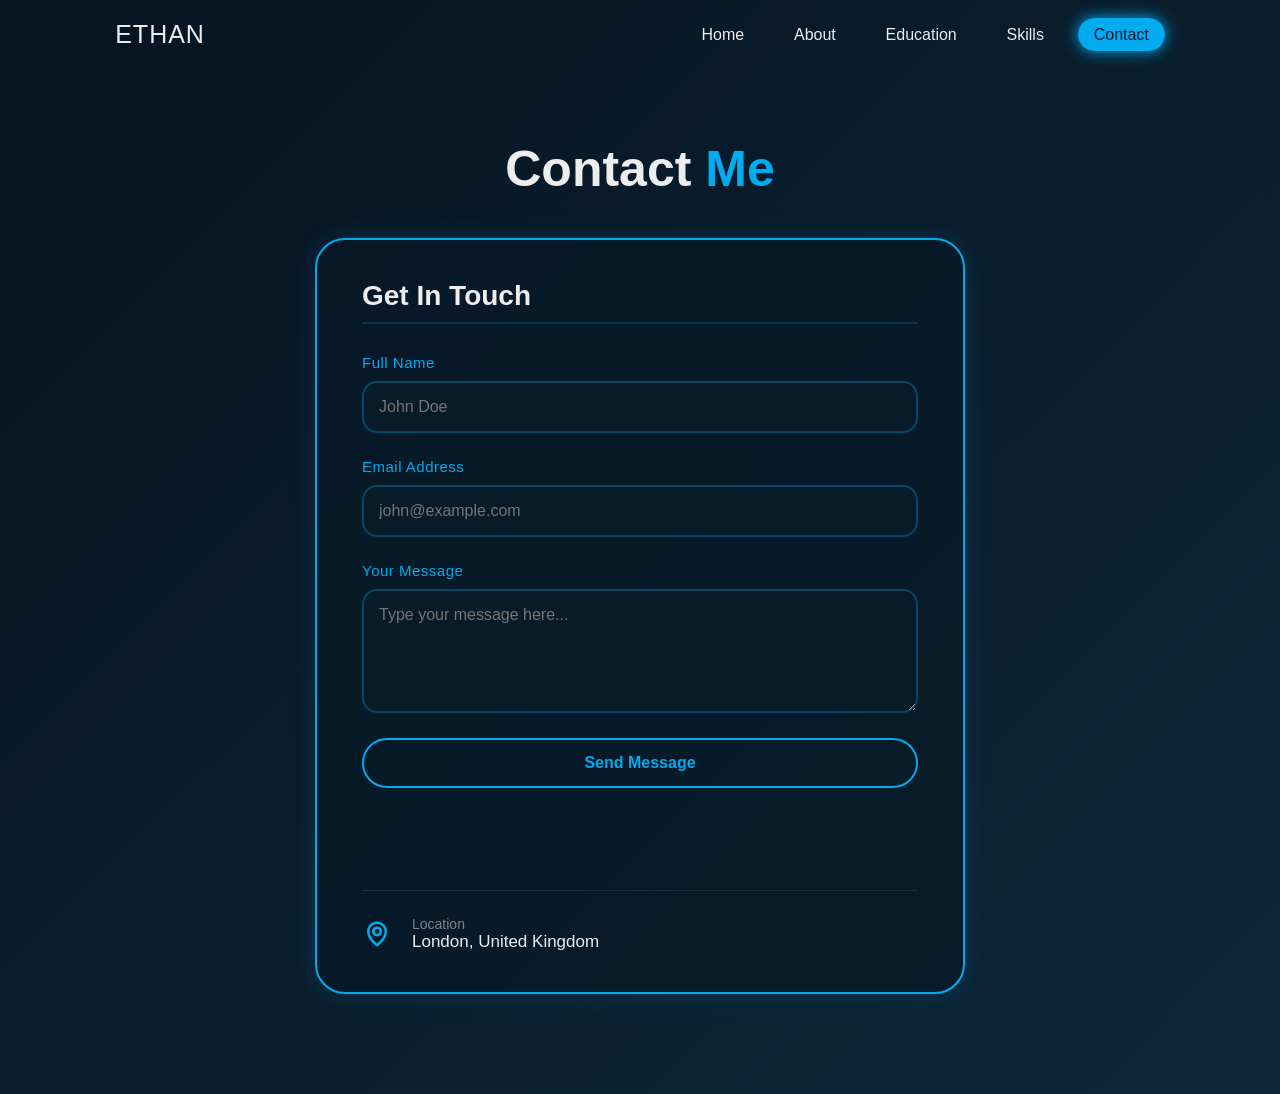
<file: contact.html>
<!DOCTYPE html>
<html lang="en">
<head>
    <meta charset="UTF-8">
    <meta http-equiv="X-UA-Compatible" content="IE=edge">
    <meta name="viewport" content="width=device-width, initial-scale=1.0">
    <title>Contact Me</title>
    <link rel="stylesheet" href="style.css">
    <link href='https://unpkg.com/boxicons@2.1.4/css/boxicons.min.css' rel='stylesheet'>
</head>
<body>
    <header class="header">
        <a href="index.html" class="logo">Ethan</a>
        <nav class="navbar">
            <a href="index.html#home">Home</a>
            <a href="index.html#about">About</a>
            <a href="education.html">Education</a>
            <a href="skills.html">Skills</a>
            <a href="contact.html" class="active">Contact</a>
        </nav>
    </header>

    <ul class="background-squares">
        <li></li><li></li><li></li><li></li><li></li>
        <li></li><li></li><li></li><li></li><li></li>
    </ul>

    <section class="contact-section">
        <div class="contact-container">
            <h2 class="heading">Contact <span>Me</span></h2>
            
            <div class="contact-grid">
                <div class="contact-card">
                    <h3 class="contact-title">Get In Touch</h3>
                    
                    <form id="contactForm" class="actual-form">
                        <div class="form-group">
                            <label for="name">Full Name</label>
                            <input type="text" id="name" name="name" placeholder="John Doe" required>
                        </div>

                        <div class="form-group">
                            <label for="email">Email Address</label>
                            <input type="email" id="email" name="_replyto" placeholder="john@example.com" required>
                        </div>

                        <div class="form-group">
                            <label for="message">Your Message</label>
                            <textarea id="message" name="message" rows="5" placeholder="Type your message here..." required></textarea>
                        </div>

                        <div class="btn-box">
                            <button type="submit" id="submitBtn" class="btn form-submit-btn">Send Message</button>
                        </div>
                        
                        <p id="formStatus" class="form-status-msg"></p>
                    </form>
                    
                    <div class="contact-footer-info">
                        <div class="contact-item">
                            <i class='bx bx-map'></i>
                            <div>
                                <h4>Location</h4>
                                <p>London, United Kingdom</p>
                            </div>
                        </div>
                    </div>
                </div>
            </div>
        </div>
    </section>

    <script src="script.js"></script>
</body>
</html>
</file>
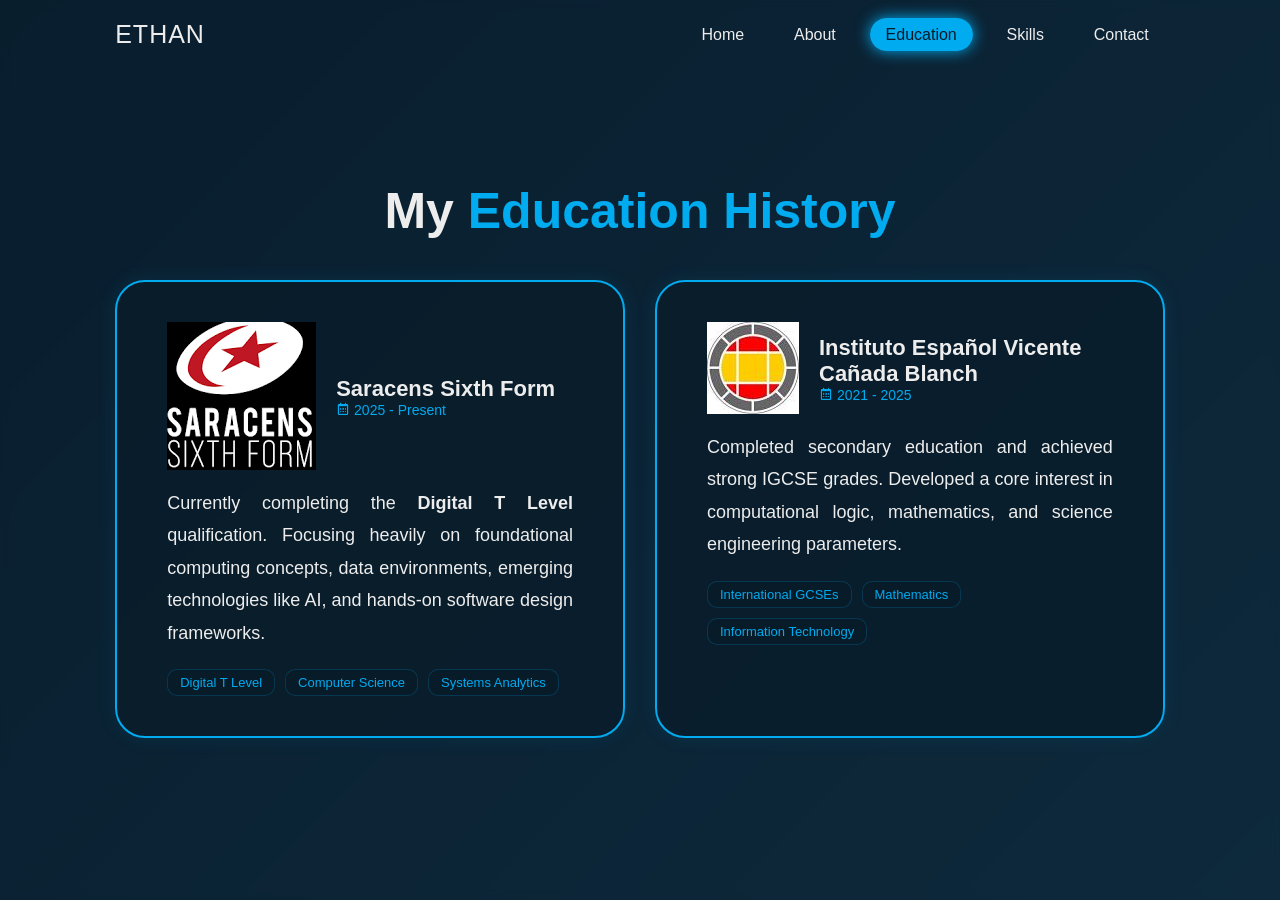
<file: education.html>
<!DOCTYPE html>
<html lang="en">
<head>
    <meta charset="UTF-8">
    <meta http-equiv="X-UA-Compatible" content="IE=edge">
    <meta name="viewport" content="width=device-width, initial-scale=1.0">
    <title>My Education History</title>
    <link rel="stylesheet" href="style.css">
    <link href='https://unpkg.com/boxicons@2.1.4/css/boxicons.min.css' rel='stylesheet'>
</head>
<body>
    <header class="header">
        <a href="index.html" class="logo">Ethan</a>
        <nav class="navbar">
            <a href="index.html#home">Home</a>
            <a href="index.html#about">About</a>
            <a href="education.html" class="active">Education</a>
            <a href="skills.html">Skills</a>
            <a href="contact.html">Contact</a>
        </nav>
    </header>

    <ul class="background-squares">
        <li></li><li></li><li></li><li></li><li></li>
        <li></li><li></li><li></li><li></li><li></li>
    </ul>

    <section class="about">
        <div class="about-container">
            <h2 class="heading">My <span>Education History</span></h2>
            
            <div class="education-timeline">
                <div class="about-content-box education-card">
                    <div class="education-header">
                        <div class="edu-logo-wrapper">
                            <img src="[data-uri]" alt="Saracens Sixth Form Logo" class="edu-school-logo">
                        </div>
                        <div class="edu-details">
                            <h3>Saracens Sixth Form</h3>
                            <span class="edu-date"><i class='bx bx-calendar'></i> 2025 - Present</span>
                        </div>
                    </div>
                    <p class="edu-desc">
                        Currently completing the <strong>Digital T Level</strong> qualification. Focusing heavily on foundational computing concepts, data environments, emerging technologies like AI, and hands-on software design frameworks.
                    </p>
                    <div class="project-tech-tags">
                        <span>Digital T Level</span>
                        <span>Computer Science</span>
                        <span>Systems Analytics</span>
                    </div>
                </div>

                <div class="about-content-box education-card">
                    <div class="education-header">
                        <div class="edu-logo-wrapper">
                            <img src="[data-uri]" alt="Secondary School Logo" class="edu-school-logo">
                        </div>
                        <div class="edu-details">
                            <h3>Instituto Español Vicente Cañada Blanch</h3>
                            <span class="edu-date"><i class='bx bx-calendar'></i> 2021 - 2025</span>
                        </div>
                    </div>
                    <p class="edu-desc">
                        Completed secondary education and achieved strong IGCSE grades. Developed a core interest in computational logic, mathematics, and science engineering parameters.
                    </p>
                    <div class="project-tech-tags">
                        <span>International GCSEs</span>
                        <span>Mathematics</span>
                        <span>Information Technology</span>
                    </div>
                </div>
            </div>
        </div>
    </section>
</body>
</html>
</file>
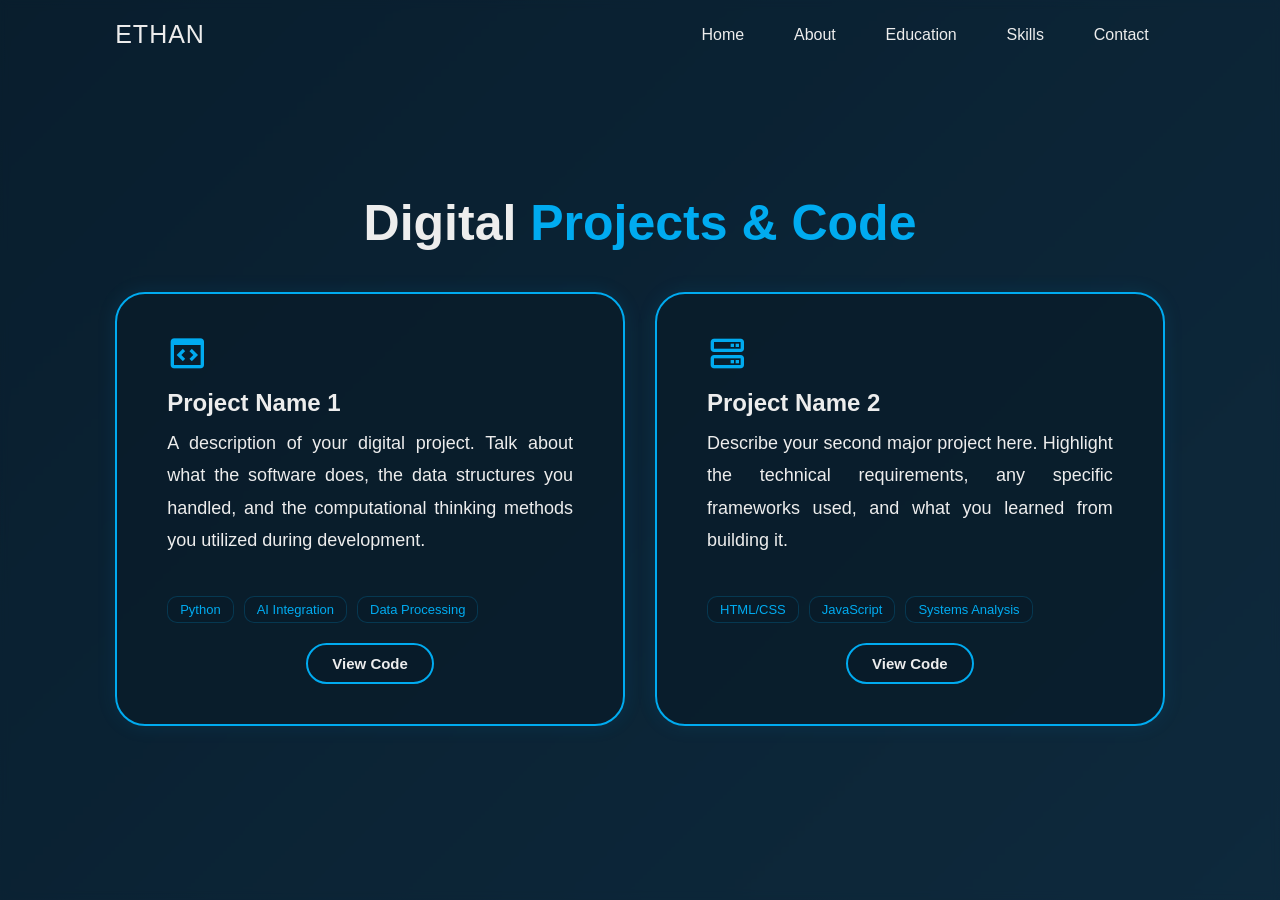
<file: projects.html>
<!DOCTYPE html>
<html lang="en">
<head>
    <meta charset="UTF-8">
    <meta http-equiv="X-UA-Compatible" content="IE=edge">
    <meta name="viewport" content="width=device-width, initial-scale=1.0">
    <title>My Digital Projects & Code</title>
    <link rel="stylesheet" href="style.css">
    <link href='https://unpkg.com/boxicons@2.1.4/css/boxicons.min.css' rel='stylesheet'>
</head>
<body>
    <header class="header">
        <a href="index.html" class="logo">Ethan</a>
        <nav class="navbar">
            <a href="index.html#home">Home</a>
            <a href="index.html#about">About</a>
            <a href="education.html">Education</a>
            <a href="skills.html">Skills</a>
            <a href="contact.html">Contact</a>
        </nav>
    </header>

    <ul class="background-squares">
        <li></li><li></li><li></li><li></li><li></li>
        <li></li><li></li><li></li><li></li><li></li>
    </ul>

    <section class="about">
        <div class="about-container">
            <h2 class="heading">Digital <span>Projects & Code</span></h2>
            
            <div class="projects-grid">
                <div class="about-content-box project-card">
                    <div class="project-icon"><i class='bx bx-code-block'></i></div>
                    <h3>Project Name 1</h3>
                    <p>
                        A description of your digital project. Talk about what the software does, the data structures you handled, and the computational thinking methods you utilized during development.
                    </p>
                    <div class="project-tech-tags">
                        <span>Python</span>
                        <span>AI Integration</span>
                        <span>Data Processing</span>
                    </div>
                    <div class="btn-box" style="margin-top: 2rem; justify-content: center;">
                        <a href="https://github.com" target="_blank" class="btn">View Code</a>
                    </div>
                </div>

                <div class="about-content-box project-card">
                    <div class="project-icon"><i class='bx bx-server'></i></div>
                    <h3>Project Name 2</h3>
                    <p>
                        Describe your second major project here. Highlight the technical requirements, any specific frameworks used, and what you learned from building it.
                    </p>
                    <div class="project-tech-tags">
                        <span>HTML/CSS</span>
                        <span>JavaScript</span>
                        <span>Systems Analysis</span>
                    </div>
                    <div class="btn-box" style="margin-top: 2rem; justify-content: center;">
                        <a href="https://github.com" target="_blank" class="btn">View Code</a>
                    </div>
                </div>
            </div>
        </div>
    </section>
</body>
</html>
</file>
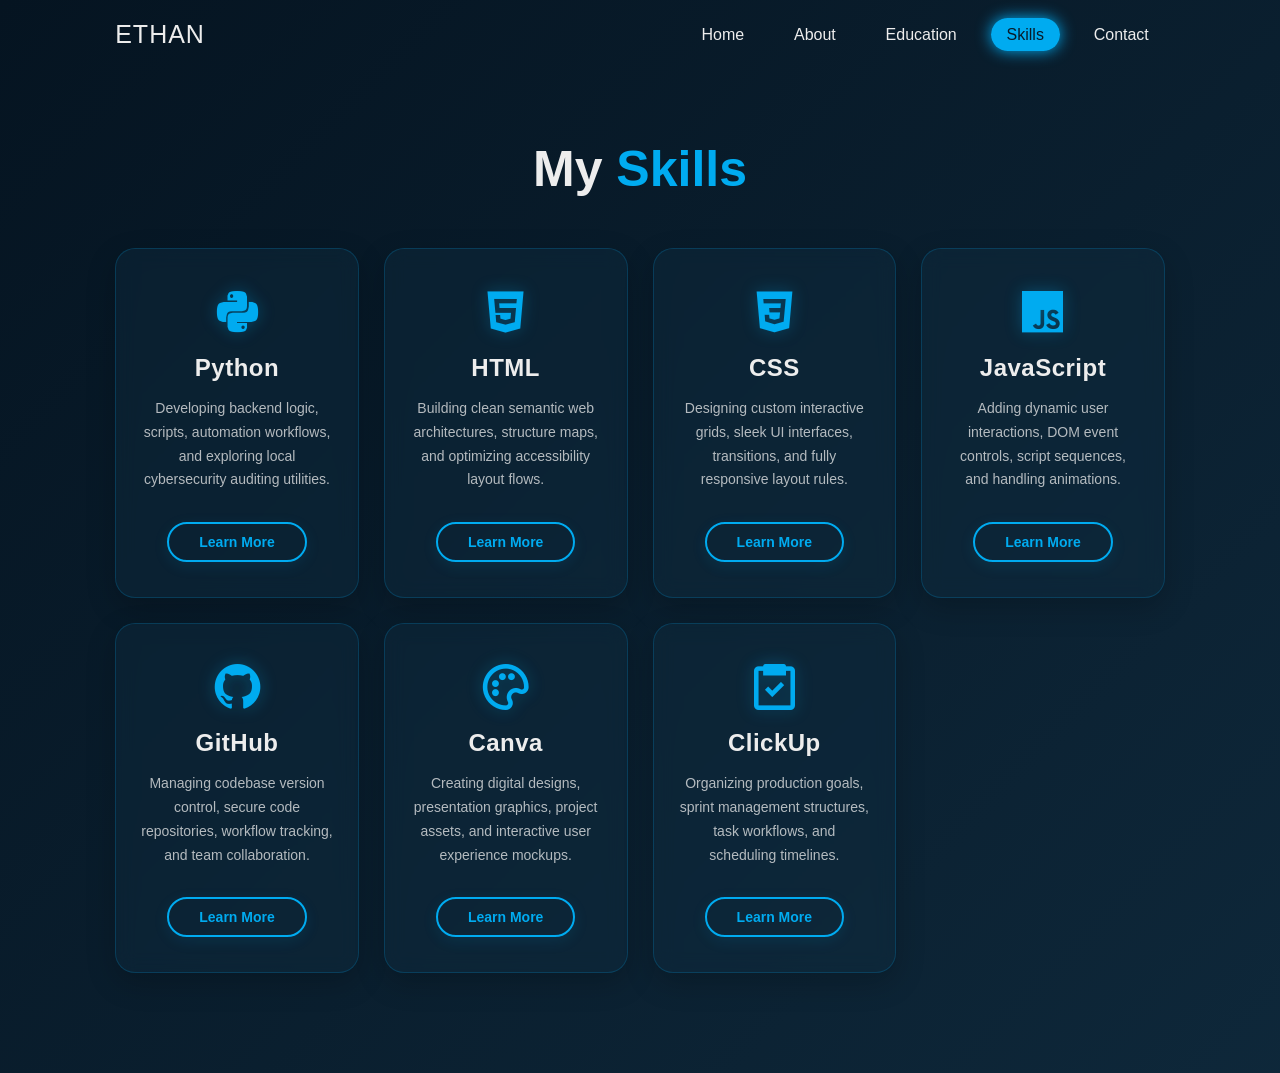
<file: skills.html>
<!DOCTYPE html>
<html lang="en">
<head>
    <meta charset="UTF-8">
    <meta http-equiv="X-UA-Compatible" content="IE=edge">
    <meta name="viewport" content="width=device-width, initial-scale=1.0">
    <title>My Skills</title>
    <link rel="stylesheet" href="style.css">
    <link href='https://unpkg.com/boxicons@2.1.4/css/boxicons.min.css' rel='stylesheet'>
</head>
<body>
    <header class="header">
        <a href="index.html" class="logo">Ethan</a>
        <nav class="navbar">
            <a href="index.html#home">Home</a>
            <a href="index.html#about">About</a>
            <a href="education.html">Education</a>
            <a href="skills.html" class="active">Skills</a>
            <a href="contact.html">Contact</a>
        </nav>
    </header>

    <ul class="background-squares">
        <li></li><li></li><li></li><li></li><li></li>
        <li></li><li></li><li></li><li></li><li></li>
    </ul>

    <section class="skills-page-section">
        <div class="skills-page-container">
            <h2 class="heading">My <span>Skills</span></h2>
            
            <div class="skills-card-grid">
                <div class="skill-display-card">
                    <div class="skill-card-icon"><i class='bx bxl-python'></i></div>
                    <h3>Python</h3>
                    <p>Developing backend logic, scripts, automation workflows, and exploring local cybersecurity auditing utilities.</p>
                    <a href="#" class="skill-btn">Learn More</a>
                </div>

                <div class="skill-display-card">
                    <div class="skill-card-icon"><i class='bx bxl-html5'></i></div>
                    <h3>HTML</h3>
                    <p>Building clean semantic web architectures, structure maps, and optimizing accessibility layout flows.</p>
                    <a href="#" class="skill-btn">Learn More</a>
                </div>

                <div class="skill-display-card">
                    <div class="skill-card-icon"><i class='bx bxl-css3'></i></div>
                    <h3>CSS</h3>
                    <p>Designing custom interactive grids, sleek UI interfaces, transitions, and fully responsive layout rules.</p>
                    <a href="#" class="skill-btn">Learn More</a>
                </div>

                <div class="skill-display-card">
                    <div class="skill-card-icon"><i class='bx bxl-javascript'></i></div>
                    <h3>JavaScript</h3>
                    <p>Adding dynamic user interactions, DOM event controls, script sequences, and handling animations.</p>
                    <a href="#" class="skill-btn">Learn More</a>
                </div>

                <div class="skill-display-card">
                    <div class="skill-card-icon"><i class='bx bxl-github'></i></div>
                    <h3>GitHub</h3>
                    <p>Managing codebase version control, secure code repositories, workflow tracking, and team collaboration.</p>
                    <a href="#" class="skill-btn">Learn More</a>
                </div>

                <div class="skill-display-card">
                    <div class="skill-card-icon"><i class='bx bx-palette'></i></div>
                    <h3>Canva</h3>
                    <p>Creating digital designs, presentation graphics, project assets, and interactive user experience mockups.</p>
                    <a href="#" class="skill-btn">Learn More</a>
                </div>

                <div class="skill-display-card">
                    <div class="skill-card-icon"><i class='bx bx-task'></i></div>
                    <h3>ClickUp</h3>
                    <p>Organizing production goals, sprint management structures, task workflows, and scheduling timelines.</p>
                    <a href="#" class="skill-btn">Learn More</a>
                </div>
            </div>
        </div>
    </section>
</body>
</html>
</file>
<file: style.css>
/* --- GLOBAL RESET & BASE STYLES --- */
* {
    margin: 0;
    padding: 0;
    box-sizing: border-box;
    text-decoration: none;
    border: none;
    outline: none;
    scroll-behavior: smooth;
    font-family: 'Poppins', sans-serif;
}

:root {
    --bg-color: #081b29; 
    --second-bg-color: #112e42; 
    --text-bg-color: #ededed; 
    --main-color: #00abf0; 
}

html {
    font-size: 62.5%;
    overflow-x: hidden;
}

body {
    background: linear-gradient(-45deg, #081b29, #0b2233, #112e42, #051421);
    background-size: 400% 400%;
    animation: gradientMove 15s ease infinite;
    color: var(--text-bg-color);
    min-height: 100vh;
}

/* --- NAVIGATION BAR --- */
.header {
    position: fixed;
    top: 0;
    left: 0;
    width: 100%;
    padding: 2rem 9%;
    background: transparent;
    display: flex;
    justify-content: space-between;
    align-items: center;
    z-index: 100;
}

.logo {
    font-size: 2.5rem;
    color: var(--text-bg-color);
    font-weight: 500;
    text-transform: uppercase;
    letter-spacing: 0.1rem;
}

.navbar a {
    font-size: 1.6rem;
    color: var(--text-bg-color); 
    font-weight: 500;
    margin-left: 1.5rem;
    padding: 0.8rem 1.6rem;
    border-radius: 2rem;
    background: transparent;
    transition: all 0.3s ease;
}

.navbar a:hover,
.navbar a.active {
    color: var(--bg-color);
    background: var(--main-color);
    box-shadow: 0 0 15px var(--main-color);
}

#menu-icon {
    font-size: 3.6rem;
    color: var(--text-bg-color);
    cursor: pointer;
    display: none;
}

@media screen and (max-width: 768px) {
    #menu-icon {
        display: block;
    }
}

/* --- GENERIC SECTION STYLING --- */
section {
    min-height: 100vh; 
    padding: 14rem 9% 2rem;
    position: relative;
    z-index: 1;
}

section:nth-of-type(even) {
    background: rgba(17, 46, 66, 0.4);
    backdrop-filter: blur(4px);
}

/* --- HOME (HERO) SECTION --- */
.home {
    display: flex;
    align-items: center;       
    justify-content: space-between; 
    padding: 0 9%; 
    width: 100%;
    min-height: 100vh;
}

.home-content {
    flex: 1;
    max-width: 75rem; 
    text-align: left;
}

.home-content h1 {
    font-size: 6.8rem;
    font-weight: 700;
    line-height: 1.2;
    margin-bottom: 1rem;
}

.home-content h2 {
    font-size: 4rem;
    font-weight: 700;
    color: var(--main-color);
    margin-bottom: 0.5rem;
}

.home-content h3 {
    font-size: 3rem;
    font-weight: 600;
    color: var(--text-bg-color);
}

.home-content p {
    font-size: 1.8rem;
    margin: 2.5rem 0 4rem;
    max-width: 60rem; 
    line-height: 1.6;
}

/* --- BASE BUTTON STRUCTURE --- */
.btn-box {
    display: flex;
    gap: 2rem;
    flex-wrap: wrap;
}

/* --- BUTTON 1: "View My Work" (Sliding Fill Transition) --- */
.home-content .btn {
    position: relative;
    display: inline-flex;
    justify-content: center;
    align-items: center;
    padding: 1.2rem 2.8rem;
    background: transparent;
    border: .2rem solid var(--main-color);
    border-radius: 4rem;
    font-size: 1.6rem;
    font-weight: 600;
    letter-spacing: .1rem;
    color: var(--main-color);
    z-index: 1;
    overflow: hidden;
    transition: color 0.4s ease;
}

.home-content .btn::before {
    content: '';
    position: absolute;
    top: 0;
    left: -100%;
    width: 100%; 
    height: 100%;
    background: var(--main-color); 
    z-index: -1;
    transition: left 0.4s cubic-bezier(0.3, 1, 0.5, 1);
}

.home-content .btn:hover {
    color: var(--bg-color) !important;
    box-shadow: 0 0 15px var(--main-color);
}

.home-content .btn:hover::before {
    left: 0;
}

/* --- BUTTON 2: Project Repository Buttons (3D Press Down / Scale effect) --- */
.project-card .btn {
    display: inline-flex;
    justify-content: center;
    align-items: center;
    padding: 1rem 2.4rem;
    background: var(--bg-color);
    border: .2rem solid var(--main-color);
    border-radius: 4rem;
    font-size: 1.5rem;
    font-weight: 600;
    color: var(--text-bg-color);
    transition: transform 0.2s ease, box-shadow 0.2s ease, background 0.2s ease;
}

.project-card .btn:hover {
    background: var(--main-color);
    color: var(--bg-color);
    box-shadow: 0 5px 0px #0077a8, 0 8px 15px rgba(0, 171, 240, 0.4);
    transform: translateY(-3px);
}

.project-card .btn:active {
    transform: translateY(2px);
    box-shadow: 0 1px 0px #0077a8, 0 2px 4px rgba(0, 171, 240, 0.4);
}

/* --- SOCIAL MEDIA ICON LINKS (Expanding Pulse Ring) --- */
.home-sci {
    display: flex;
    gap: 2rem;
    margin-top: 3.5rem;
}

.home-sci a {
    position: relative;
    display: inline-flex;
    justify-content: center;
    align-items: center;
    width: 4rem;
    height: 4rem;
    background: transparent;
    border: .2rem solid var(--main-color);
    border-radius: 50%;
    font-size: 2rem;
    color: var(--main-color);
    z-index: 1;
    transition: color 0.3s ease, background-color 0.3s ease;
}

.home-sci a::after {
    content: '';
    position: absolute;
    top: 0;
    left: 0;
    width: 100%;
    height: 100%;
    border-radius: 50%;
    border: .2rem solid var(--main-color);
    opacity: 0;
    transition: transform 0.4s ease, opacity 0.4s ease;
    z-index: -1;
}

.home-sci a:hover {
    color: var(--bg-color);
    background-color: var(--main-color);
    box-shadow: 0 0 10px var(--main-color);
}

.home-sci a:hover::after {
    transform: scale(1.4);
    opacity: 1;
}

/* --- PROFILE IMAGE HOLDER --- */
.home-img {
    position: relative;
    width: 480px;  
    height: 480px; 
    flex-shrink: 0; 
    border-radius: 5rem;
    border: 0.3rem solid var(--main-color);
    box-shadow: 0 0 25px var(--main-color);
    overflow: hidden;
    background: rgba(0, 171, 240, 0.05); 
    display: flex;
    justify-content: center;
    align-items: center;
    margin-left: 4rem; 

    -webkit-mask-image: linear-gradient(to bottom, black 80%, transparent 100%);
    mask-image: linear-gradient(to bottom, black 80%, transparent 100%);
}

.home-img img {
    width: 100%;
    height: 100%;
    object-fit: cover; 
    object-position: center 15%; 
    mix-blend-mode: luminosity; 
    opacity: 0.95;
}

/* --- ANIMATED BACKGROUND SQUARES --- */
.background-squares {
    position: fixed;
    top: 0;
    left: 0;
    width: 100%;
    height: 100%;
    overflow: hidden;
    z-index: 0; 
    pointer-events: none; 
}

.background-squares li {
    position: absolute;
    display: block;
    list-style: none;
    width: 20px;
    height: 20px;
    background: rgba(0, 171, 240, 0.1); 
    border: 1px solid rgba(0, 171, 240, 0.2);
    border-radius: 4px;
    bottom: -150px;
    animation: floatUp 25s linear infinite;
}

.background-squares li:nth-child(1) { left: 25%; width: 80px; height: 80px; animation-delay: 0s; }
.background-squares li:nth-child(2) { left: 10%; width: 20px; height: 20px; animation-delay: 2s; animation-duration: 12s; }
.background-squares li:nth-child(3) { left: 70%; width: 20px; height: 20px; animation-delay: 4s; }
.background-squares li:nth-child(4) { left: 40%; width: 60px; height: 60px; animation-delay: 0s; animation-duration: 18s; }
.background-squares li:nth-child(5) { left: 65%; width: 20px; height: 20px; animation-delay: 0s; }
.background-squares li:nth-child(6) { left: 75%; width: 110px; height: 110px; animation-delay: 3s; }
.background-squares li:nth-child(7) { left: 35%; width: 150px; height: 150px; animation-delay: 7s; }
.background-squares li:nth-child(8) { left: 50%; width: 25px; height: 25px; animation-delay: 15s; animation-duration: 45s; }
.background-squares li:nth-child(9) { left: 20%; width: 15px; height: 15px; animation-delay: 2s; animation-duration: 35s; }
.background-squares li:nth-child(10) { left: 85%; width: 150px; height: 150px; animation-delay: 0s; animation-duration: 11s; }

/* --- ANIMATIONS --- */
@keyframes gradientMove {
    0% { background-position: 0% 50%; }
    50% { background-position: 100% 50%; }
    100% { background-position: 0% 50%; }
}

@keyframes floatUp {
    0% {
        transform: translateY(0) rotate(0deg);
        opacity: 1;
        border-radius: 4px;
    }
    100% {
        transform: translateY(-1200px) rotate(720deg);
        opacity: 0;
        border-radius: 50%; 
    }
}

/* --- ABOUT ME SECTION --- */
.about {
    display: flex;
    justify-content: center;
    align-items: center;
    background: rgba(17, 46, 66, 0.4);
    backdrop-filter: blur(4px);
    padding: 12rem 9% 10rem;
}

.about-container {
    width: 100%;
    max-width: 120rem; 
    text-align: center;
}

.heading {
    font-size: 5rem;
    margin-bottom: 4rem;
    font-weight: 700;
}

.heading span {
    color: var(--main-color);
}

.about-content-box {
    background: rgba(8, 27, 41, 0.75); 
    border: 0.2rem solid var(--main-color);
    border-radius: 3rem;
    padding: 4rem 5rem;
    box-shadow: 0 0 20px rgba(0, 171, 240, 0.1);
}

.about-content-box p {
    font-size: 1.8rem;
    line-height: 1.8;
    color: var(--text-bg-color);
    margin-bottom: 2.5rem;
    text-align: justify; 
}

.about-content-box p:last-of-type {
    margin-bottom: 4rem;
}

.about-highlights {
    display: flex;
    justify-content: space-around;
    gap: 2rem;
    flex-wrap: wrap;
}

.highlight-item {
    font-size: 1.6rem;
    font-weight: 600;
    color: var(--main-color);
    display: flex;
    align-items: center;
    gap: 1rem;
    background: var(--bg-color);
    padding: 1rem 2rem;
    border-radius: 1.5rem;
    border: 0.1rem solid rgba(0, 171, 240, 0.3);
    transition: all 0.3s ease;
}

.highlight-item i {
    font-size: 2.2rem;
}

/* --- BUTTON 3: "T Level Digital Student" (Neon Glow Split Slide) --- */
.clickable-highlight {
    position: relative;
    overflow: hidden;
    z-index: 1;
}

.clickable-highlight::before {
    content: '';
    position: absolute;
    top: 0;
    left: 0;
    width: 100%;
    height: 0;
    background: var(--main-color);
    transition: height 0.3s ease;
    z-index: -1;
}

.clickable-highlight:hover {
    color: var(--bg-color) !important;
    box-shadow: 0 0 20px var(--main-color), 0 0 40px var(--main-color);
    transform: translateY(-3px);
}

.clickable-highlight:hover::before {
    height: 100%;
}

/* --- NEW SKILLS PAGE CARDS LAYOUT --- */
.skills-page-section {
    min-height: 100vh;
    padding: 14rem 9% 10rem;
    display: flex;
    justify-content: center;
    align-items: center;
    position: relative;
    z-index: 1;
}

.skills-page-container {
    width: 100%;
    max-width: 120rem;
    text-align: center;
}

.skills-card-grid {
    display: grid;
    grid-template-columns: repeat(4, 1fr);
    gap: 2.5rem;
    margin-top: 5rem;
}

/* Semi-Transparent Glass Card Base */
.skill-display-card {
    background: rgba(17, 46, 66, 0.4); /* Matches your second-bg-color with transparency */
    backdrop-filter: blur(10px);        /* Soft frost window blur effect */
    -webkit-backdrop-filter: blur(10px);
    border: 1px solid rgba(0, 171, 240, 0.2); /* Soft glowing cyan border outline */
    border-radius: 2rem;
    padding: 3.5rem 2.5rem;
    display: flex;
    flex-direction: column;
    align-items: center;
    text-align: center;
    box-shadow: 0 10px 30px rgba(0, 0, 0, 0.2);
    transition: transform 0.3s cubic-bezier(0.25, 1, 0.5, 1), 
                box-shadow 0.3s ease, 
                border-color 0.3s ease;
}

/* Hover Dynamic Glow Interactivity */
.skill-display-card:hover {
    transform: translateY(-8px);
    border-color: rgba(0, 171, 240, 0.6); /* Intensified bright border line */
    box-shadow: 0 15px 35px rgba(0, 171, 240, 0.15); /* Soft cyan external shadow glow */
}

/* Glowing Accent Icon Elements */
.skill-card-icon i {
    font-size: 5.5rem;
    color: var(--main-color); /* Matches your signature portfolio cyan */
    margin-bottom: 1.5rem;
    filter: drop-shadow(0 0 8px rgba(0, 171, 240, 0.3));
}

.skill-display-card h3 {
    font-size: 2.4rem;
    color: var(--text-bg-color); /* Sleek light off-white text */
    font-weight: 600;
    margin-bottom: 1.5rem;
    letter-spacing: 0.5px;
}

.skill-display-card p {
    font-size: 1.4rem;
    color: rgba(237, 237, 237, 0.75); /* Highly readable semi-transparent gray-white descriptions */
    line-height: 1.7;
    margin-bottom: 3rem;
    flex-grow: 1;
}

/* Translucent Pill Interaction Links */
.skill-btn {
    display: inline-block;
    padding: 1rem 3rem;
    background: transparent;
    color: var(--main-color);
    font-size: 1.4rem;
    font-weight: 600;
    border: 2px solid var(--main-color);
    border-radius: 3rem;
    box-shadow: 0 4px 15px rgba(0, 171, 240, 0.1);
    transition: background 0.3s ease, color 0.3s ease, transform 0.2s ease;
}

.skill-btn:hover {
    background: var(--main-color);
    color: var(--bg-color); /* Inverts colors cleanly on selection action */
    box-shadow: 0 4px 20px rgba(0, 171, 240, 0.4);
    transform: scale(1.03);
}

/* ==========================================================================
   FLEXIBLE RESPONSIVE LAYOUT CONSTRAINTS
   ========================================================================== */
@media screen and (max-width: 1200px) {
    .skills-card-grid {
        grid-template-columns: repeat(3, 1fr);
    }
}

@media screen and (max-width: 850px) {
    .skills-card-grid {
        grid-template-columns: repeat(2, 1fr);
        gap: 2rem;
    }
    .skills-page-section {
        padding: 12rem 4% 8rem;
    }
}

@media screen and (max-width: 480px) {
    .skills-card-grid {
        grid-template-columns: 1fr;
    }
    .skill-display-card {
        padding: 3rem 2rem;
    }
}
/* --- SIDE-BY-SIDE GRID SYSTEMS (FOR BOTH PROJECTS & EDUCATION) --- */
.projects-grid, 
.education-timeline {
    display: grid;
    grid-template-columns: repeat(2, 1fr); 
    gap: 3rem;
    width: 100%;
    margin-top: 2rem;
}

.project-card, 
.education-card {
    text-align: left;
    height: 100%;
}

.project-card h3 {
    font-size: 2.4rem;
    color: var(--text-bg-color);
    margin: 1.5rem 0 1rem;
}

.project-icon i {
    font-size: 4rem;
    color: var(--main-color);
}

.project-tech-tags {
    display: flex;
    gap: 1rem;
    flex-wrap: wrap;
    margin-top: 1.5rem;
}

.project-tech-tags span {
    background: var(--bg-color);
    color: var(--main-color);
    padding: 0.5rem 1.2rem;
    font-size: 1.3rem;
    font-weight: 500;
    border-radius: 1rem;
    border: 0.1rem solid rgba(0, 171, 240, 0.2);
}

/* --- EDUCATION DETAIL SPECIFICS --- */
.education-header {
    display: flex;
    align-items: center;
    gap: 2rem;
    margin-bottom: 1.5rem;
}

.edu-details h3 {
    font-size: 2.2rem;
    color: var(--text-bg-color);
}

.edu-date {
    font-size: 1.4rem;
    color: var(--main-color);
}

.edu-desc {
    margin-bottom: 2rem !important;
}

/* --- CONTACT FORM FIELD STYLING --- */
.contact-section {
    min-height: 100vh;
    padding: 14rem 9% 10rem;
    display: flex;
    justify-content: center;
    align-items: center;
    position: relative;
    z-index: 1;
}

.contact-container {
    width: 100%;
    max-width: 120rem;
    text-align: center;
}

.contact-grid {
    display: block;
    max-width: 65rem;
    margin: 4rem auto 0;
}

.contact-card {
    background: rgba(8, 27, 41, 0.85); 
    border: 0.2rem solid var(--main-color);
    border-radius: 3rem;
    padding: 4rem 4.5rem;
    box-shadow: 0 0 25px rgba(0, 171, 240, 0.15);
    text-align: left;
}

/* Explicitly targeted title to stop generic h3 overrides */
.contact-card h3.contact-title {
    font-size: 2.8rem;
    color: var(--text-bg-color);
    margin-bottom: 3rem;
    font-weight: 600;
    border-bottom: 0.2rem solid rgba(0, 171, 240, 0.2);
    padding-bottom: 1rem;
}

.actual-form {
    display: flex;
    flex-direction: column;
    gap: 2.5rem;
    width: 100%;
}

.form-group {
    display: flex;
    flex-direction: column;
    gap: 1rem;
}

.form-group label {
    font-size: 1.5rem;
    font-weight: 500;
    color: var(--main-color);
    letter-spacing: 0.05rem;
}

.form-group input, 
.form-group textarea {
    width: 100%;
    padding: 1.5rem;
    background: var(--bg-color);
    border: 0.2rem solid rgba(0, 171, 240, 0.3);
    border-radius: 1.5rem;
    font-size: 1.6rem;
    color: var(--text-bg-color);
    transition: all 0.3s ease;
}

.form-group input:focus, 
.form-group textarea:focus {
    border-color: var(--main-color);
    box-shadow: 0 0 15px rgba(0, 171, 240, 0.4);
    background: rgba(17, 46, 66, 0.2);
}

/* --- FORM BUTTON STYLING & HOVER --- */
.form-submit-btn {
    width: 100%;
    cursor: pointer;
    background: transparent;
    border: 0.2rem solid var(--main-color);
    color: var(--main-color);
    padding: 1.4rem;
    border-radius: 4rem;
    font-size: 1.6rem;
    font-weight: 600;
    transition: all 0.4s cubic-bezier(0.175, 0.885, 0.32, 1.275);
    text-align: center;
}

.form-submit-btn:hover {
    background: var(--main-color) !important;
    color: var(--bg-color) !important;
    box-shadow: 0 0 20px var(--main-color);
    transform: scale(1.02);
}

.form-submit-btn:active {
    transform: scale(0.98);
}

/* --- FOOTER INFO AND STATUS MESSAGES --- */
.contact-footer-info {
    margin-top: 4rem;
    padding-top: 2.5rem;
    border-top: 0.1rem solid rgba(237, 237, 237, 0.1);
}

.contact-item {
    display: flex;
    align-items: center;
    gap: 2rem;
}

.contact-item i {
    font-size: 3rem;
    color: var(--main-color);
}

.contact-item h4 {
    font-size: 1.4rem;
    color: rgba(237, 237, 237, 0.5);
    font-weight: 400;
}

.contact-item p {
    font-size: 1.7rem;
    color: var(--text-bg-color);
    font-weight: 500;
}

.form-status-msg {
    font-size: 1.5rem;
    margin-top: 1rem;
    font-weight: 500;
    text-align: center;
    min-height: 2.2rem;
}

.form-status-msg.success {
    color: #00ff88;
    text-shadow: 0 0 10px rgba(0, 255, 136, 0.2);
}

.form-status-msg.error {
    color: #ff3333;
    text-shadow: 0 0 10px rgba(255, 51, 51, 0.2);
}

@media screen and (max-width: 576px) {
    .contact-card {
        padding: 3rem 2rem;
    }
}

/* --- RESPONSIVE MEDIA QUERIES --- */
@media screen and (max-width: 992px) {
    .home {
        flex-direction: column-reverse; 
        justify-content: center;
        text-align: center;
        padding-top: 15rem;
        gap: 6rem;
    }
    
    .home-content {
        max-width: 100%;
    }
    
    .home-content p {
        margin: 2.5rem auto 4rem;
    }

    .btn-box, .home-sci {
        justify-content: center;
    }

    .home-img {
        width: 320px;
        height: 320px;
        margin-left: 0;
        -webkit-mask-image: none; 
        mask-image: none;
    }

    .about-content-box, .skills-card, .contact-card {
        padding: 3rem 2.5rem;
    }
    
    .projects-grid, 
    .education-timeline,
    .skills-grid {
        grid-template-columns: 1fr; 
        gap: 2.5rem;
    }
}
/* --- JAVASCRIPT FORM SUBMISSION STATUS STYLES --- */
.form-status-msg {
    font-size: 1.5rem;
    margin-top: 1.5rem;
    font-weight: 500;
    transition: all 0.3s ease;
    text-align: center;
}

.form-status-msg.success {
    color: #00ff88;
    text-shadow: 0 0 10px rgba(0, 255, 136, 0.3);
}

.form-status-msg.error {
    color: #ff3333;
    text-shadow: 0 0 10px rgba(255, 51, 51, 0.3);
}
</file>
